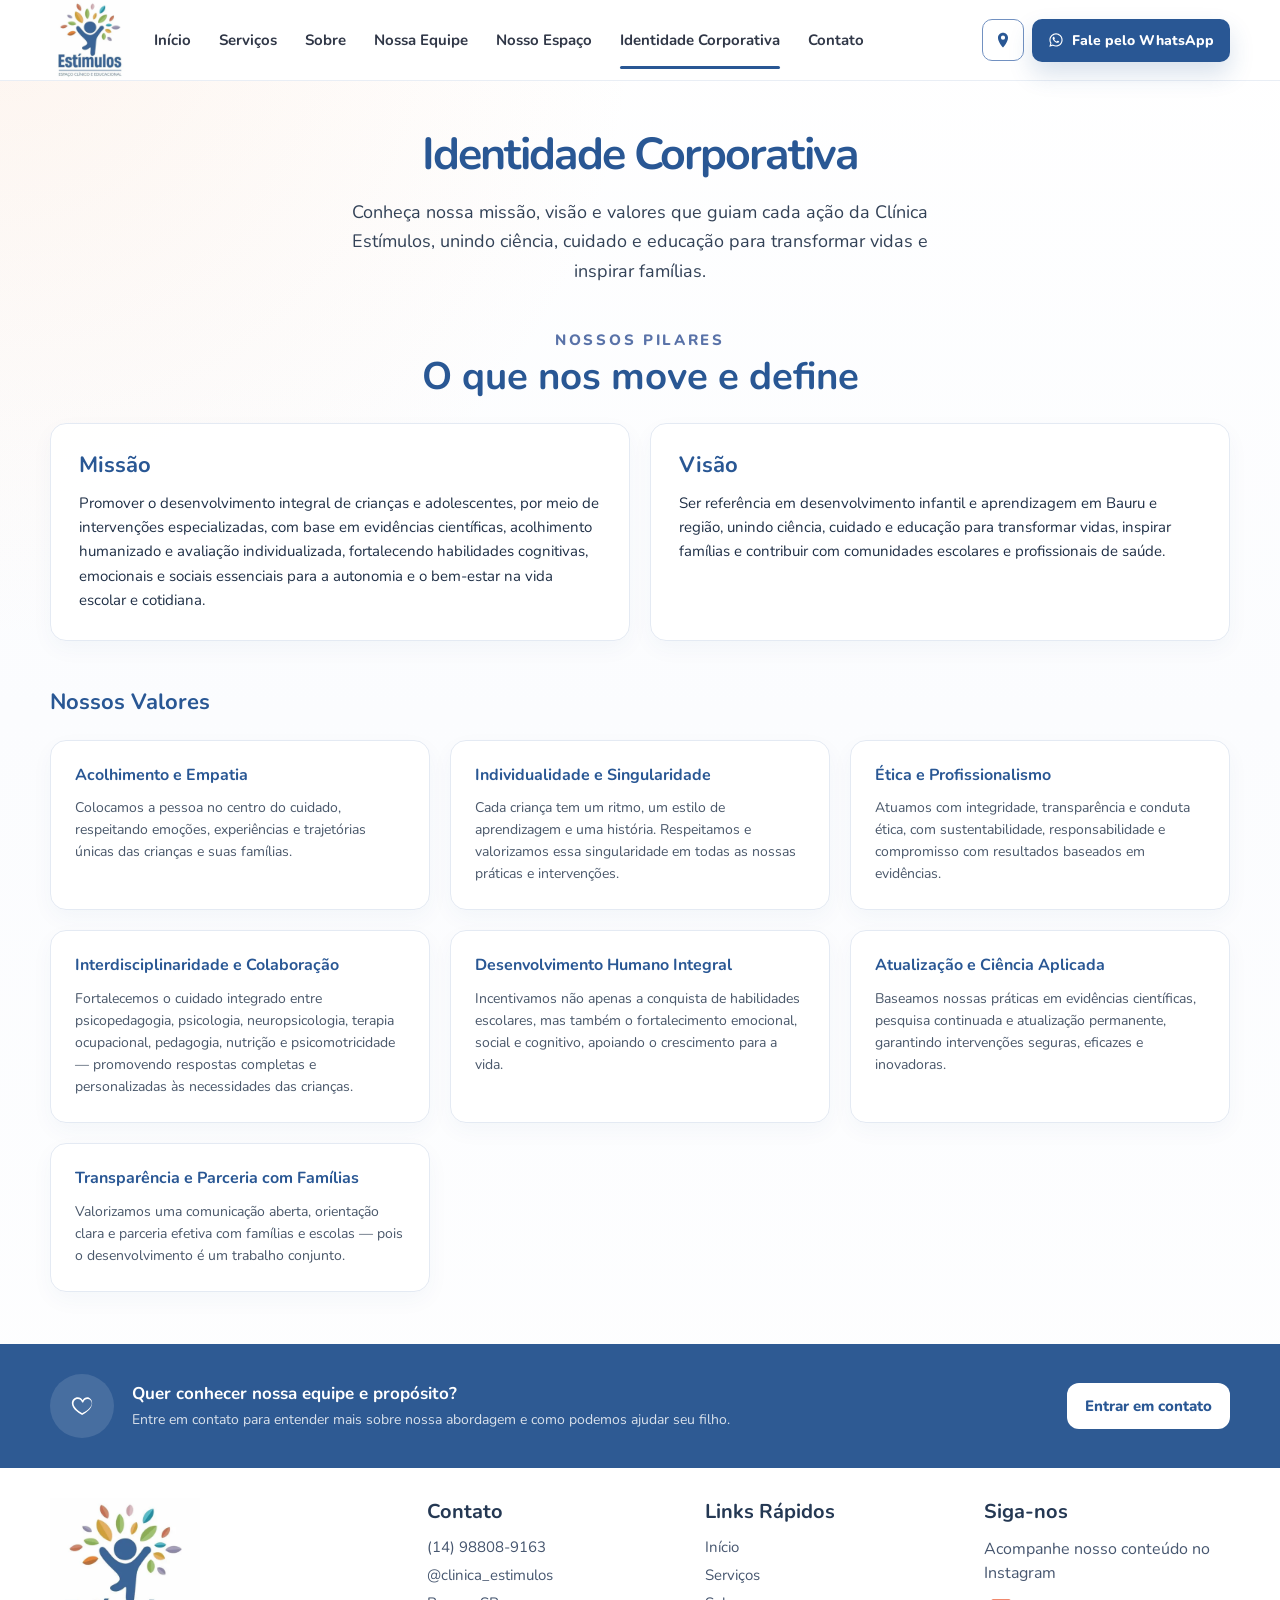
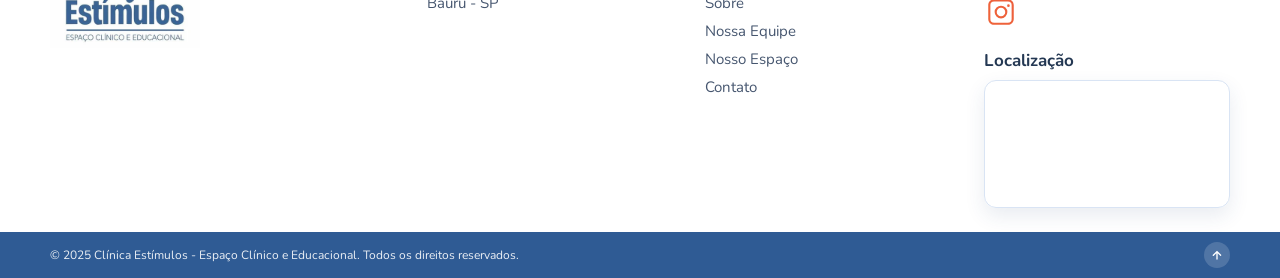
<file: identidade-corporativa.html>
<!DOCTYPE html>
<html lang="pt-BR">
<head>
  <meta charset="UTF-8" />
  <meta name="viewport" content="width=device-width, initial-scale=1.0" />
  <title>Identidade Corporativa | Clínica Estímulos</title>
  <meta name="description" content="Conheça nossa identidade corporativa: missão, visão e valores que guiam o desenvolvimento integral de crianças e adolescentes." />
  <meta name="robots" content="index, follow, max-image-preview:large, max-snippet:-1, max-video-preview:-1" />
  <meta name="author" content="Clínica Estímulos" />
  <meta name="theme-color" content="#2f4f9d" />
  <link rel="canonical" href="/identidade-corporativa.html" />
  <link rel="alternate" href="/identidade-corporativa.html" hreflang="pt-BR" />

  <meta property="og:locale" content="pt_BR" />
  <meta property="og:type" content="website" />
  <meta property="og:site_name" content="Clínica Estímulos" />
  <meta property="og:title" content="Identidade Corporativa | Clínica Estímulos" />
  <meta property="og:description" content="Missão, visão e valores da Clínica Estímulos em Bauru." />
  <meta property="og:url" content="/identidade-corporativa.html" />
  <meta property="og:image" content="/utils/images/logo.png" />

  <meta name="twitter:card" content="summary_large_image" />
  <meta name="twitter:title" content="Identidade Corporativa | Clínica Estímulos" />
  <meta name="twitter:description" content="Conheça os pilares que orientam o cuidado da Clínica Estímulos." />
  <meta name="twitter:image" content="/utils/images/logo.png" />

  <link rel="icon" type="image/png" href="utils/images/logo.png" />
  <link rel="apple-touch-icon" href="utils/images/logo.png" />
  <link rel="preconnect" href="https://fonts.googleapis.com" />
  <link rel="preconnect" href="https://fonts.gstatic.com" crossorigin />
  <link href="https://fonts.googleapis.com/css2?family=Nunito:wght@400;500;600;700;800&display=swap" rel="stylesheet" />
  <link rel="stylesheet" href="css/style.css" />

  <script type="application/ld+json">
    {
      "@context": "https://schema.org",
      "@type": "WebPage",
      "name": "Identidade Corporativa | Clínica Estímulos",
      "description": "Página de missão, visão e valores da Clínica Estímulos.",
      "url": "/identidade-corporativa.html",
      "isPartOf": {
        "@type": "WebSite",
        "name": "Clínica Estímulos",
        "url": "/"
      }
    }
  </script>
</head>
<body id="top">
  <header class="site-header">
    <div class="container nav">
      <a href="index.html#home" class="brand" aria-label="Clínica Estímulos">
        <img src="utils/images/logo.png" alt="Clínica Estímulos" class="logo" />
      </a>
      <button class="nav-toggle" type="button" aria-expanded="false" aria-controls="primary-menu" aria-label="Abrir menu principal">
        <span></span>
        <span></span>
        <span></span>
      </button>
      <nav id="primary-menu" class="main-nav" aria-label="Principal">
        <a href="index.html#home">Início</a>
        <a href="index.html#servicos">Serviços</a>
        <a href="index.html#sobre">Sobre</a>
        <a href="equipe.html">Nossa Equipe</a>
        <a href="nosso-espaco.html">Nosso Espaço</a>
        <a class="active" href="identidade-corporativa.html">Identidade Corporativa</a>
        <a href="index.html#contato">Contato</a>
      </nav>
      <div class="header-actions">
        <a class="header-location-cta" href="https://www.google.com/maps/place/Cl%C3%ADnica+Est%C3%ADmulos+Bauru/data=!4m2!3m1!1s0x0:0x8d284fe6cf229778?sa=X&ved=1t:2428&ictx=111" target="_blank" rel="noreferrer" aria-label="Abrir localização da clínica no Google Maps" title="Localização">
          <svg viewBox="0 0 24 24" role="img" aria-hidden="true"><path d="M12 2.2c-3.7 0-6.7 3-6.7 6.7 0 4.9 5.5 11.8 6.2 12.6a.7.7 0 0 0 1 0c.7-.8 6.2-7.7 6.2-12.6 0-3.7-3-6.7-6.7-6.7Zm0 9.5a2.8 2.8 0 1 1 0-5.6 2.8 2.8 0 0 1 0 5.6Z"/></svg>
        </a>
        <a class="btn-primary header-cta" href="https://wa.me/5514988089163" target="_blank" rel="noreferrer">
          <span class="btn-icon" aria-hidden="true">
            <svg viewBox="0 0 24 24" role="img"><path d="M19.05 4.94A9.86 9.86 0 0 0 12.03 2C6.57 2 2.13 6.44 2.13 11.9c0 1.75.46 3.46 1.34 4.98L2 22l5.28-1.38a9.87 9.87 0 0 0 4.73 1.2h.01c5.45 0 9.89-4.44 9.89-9.9 0-2.64-1.03-5.12-2.86-6.98Zm-7.02 15.2h-.01a8.2 8.2 0 0 1-4.18-1.14l-.3-.18-3.13.82.84-3.05-.2-.31a8.2 8.2 0 0 1-1.26-4.38c0-4.53 3.69-8.22 8.23-8.22 2.2 0 4.26.85 5.81 2.42a8.16 8.16 0 0 1 2.4 5.82c0 4.54-3.69 8.22-8.2 8.22Zm4.5-6.17c-.25-.12-1.49-.74-1.72-.83-.23-.08-.4-.12-.56.12-.17.25-.65.83-.8 1-.15.17-.3.19-.55.06-.25-.12-1.06-.39-2.03-1.26-.75-.67-1.26-1.5-1.4-1.75-.14-.25-.02-.38.1-.5.11-.11.25-.3.37-.44.12-.15.17-.25.25-.42.08-.17.04-.31-.02-.44-.06-.12-.56-1.35-.77-1.84-.2-.49-.4-.42-.56-.43h-.48c-.16 0-.42.06-.64.31-.22.25-.84.82-.84 2s.86 2.31.98 2.47c.12.17 1.69 2.57 4.1 3.6.57.25 1.02.4 1.36.52.57.18 1.08.16 1.49.1.45-.07 1.49-.61 1.7-1.2.21-.59.21-1.09.15-1.2-.06-.11-.23-.17-.48-.29Z" /></svg>
          </span>
          Fale pelo WhatsApp
        </a>
      </div>
    </div>
  </header>

  <main>
    <section class="hero hero-secondary">
      <div class="container hero-grid-secondary">
        <div class="hero-copy-secondary">
          <h1>Identidade Corporativa</h1>
          <p>
            Conheça nossa missão, visão e valores que guiam cada ação da Clínica Estímulos,
            unindo ciência, cuidado e educação para transformar vidas e inspirar famílias.
          </p>
        </div>
      </div>
    </section>

    <section class="corporate-identity section-space">
      <div class="container">
        <div class="section-heading">
          <span>Nossos Pilares</span>
          <h2>O que nos move e define</h2>
        </div>

        <div class="identity-items-wrapper">
          <!-- Missão -->
          <div class="identity-item">
            <h3 class="identity-title">Missão</h3>
            <p class="identity-text">
              Promover o desenvolvimento integral de crianças e adolescentes, por meio de intervenções especializadas, com base em evidências científicas, acolhimento humanizado e avaliação individualizada, fortalecendo habilidades cognitivas, emocionais e sociais essenciais para a autonomia e o bem-estar na vida escolar e cotidiana.
            </p>
          </div>

          <!-- Visão -->
          <div class="identity-item">
            <h3 class="identity-title">Visão</h3>
            <p class="identity-text">
              Ser referência em desenvolvimento infantil e aprendizagem em Bauru e região, unindo ciência, cuidado e educação para transformar vidas, inspirar famílias e contribuir com comunidades escolares e profissionais de saúde.
            </p>
          </div>
        </div>

        <!-- Valores -->
        <div class="identity-section">
          <h3 class="identity-title">Nossos Valores</h3>
          
          <div class="values-grid">
            <article class="value-card">
              <h4>Acolhimento e Empatia</h4>
              <p>Colocamos a pessoa no centro do cuidado, respeitando emoções, experiências e trajetórias únicas das crianças e suas famílias.</p>
            </article>

            <article class="value-card">
              <h4>Individualidade e Singularidade</h4>
              <p>Cada criança tem um ritmo, um estilo de aprendizagem e uma história. Respeitamos e valorizamos essa singularidade em todas as nossas práticas e intervenções.</p>
            </article>

            <article class="value-card">
              <h4>Ética e Profissionalismo</h4>
              <p>Atuamos com integridade, transparência e conduta ética, com sustentabilidade, responsabilidade e compromisso com resultados baseados em evidências.</p>
            </article>

            <article class="value-card">
              <h4>Interdisciplinaridade e Colaboração</h4>
              <p>Fortalecemos o cuidado integrado entre psicopedagogia, psicologia, neuropsicologia, terapia ocupacional, pedagogia, nutrição e psicomotricidade — promovendo respostas completas e personalizadas às necessidades das crianças.</p>
            </article>

            <article class="value-card">
              <h4>Desenvolvimento Humano Integral</h4>
              <p>Incentivamos não apenas a conquista de habilidades escolares, mas também o fortalecimento emocional, social e cognitivo, apoiando o crescimento para a vida.</p>
            </article>

            <article class="value-card">
              <h4>Atualização e Ciência Aplicada</h4>
              <p>Baseamos nossas práticas em evidências científicas, pesquisa continuada e atualização permanente, garantindo intervenções seguras, eficazes e inovadoras.</p>
            </article>

            <article class="value-card">
              <h4>Transparência e Parceria com Famílias</h4>
              <p>Valorizamos uma comunicação aberta, orientação clara e parceria efetiva com famílias e escolas — pois o desenvolvimento é um trabalho conjunto.</p>
            </article>
          </div>
        </div>
      </div>
    </section>

    <section class="info-band">
      <div class="container info-band-inner">
        <div class="info-copy">
          <div class="heart-icon" aria-hidden="true"><svg viewBox="0 0 64 64" role="img"><path d="M45.3 10.7c-5 0-9.3 2.8-11.8 7-2.5-4.2-6.8-7-11.8-7C13.5 10.7 7 17.2 7 25.3c0 15.7 23.5 28 24.5 28.5a2 2 0 0 0 1.8 0C34.3 53.3 57 41 57 25.3c0-8.1-6.5-14.6-11.7-14.6Zm-12.9 39C26.9 46.5 11 36.3 11 25.3c0-5.9 4.8-10.7 10.7-10.7 4.4 0 8.4 3 10 7.4a2 2 0 0 0 3.8 0c1.6-4.4 5.6-7.4 10-7.4 5.9 0 10.7 4.8 10.7 10.7 0 11-16.4 21.3-23.8 24.4Z" /></svg></div>
          <div>
            <h2>Quer conhecer nossa equipe e propósito?</h2>
            <p>Entre em contato para entender mais sobre nossa abordagem e como podemos ajudar seu filho.</p>
          </div>
        </div>
        <a href="https://wa.me/5514988089163" class="info-link" target="_blank" rel="noreferrer">Entrar em contato</a>
      </div>
    </section>
  </main>

  <footer id="contato" class="site-footer">
    <div class="container footer-grid">
      <div class="footer-brand"><img src="utils/images/logo.png" alt="Clínica Estímulos" class="logo footer-logo" /></div>
      <div><h3>Contato</h3><ul class="footer-list"><li>(14) 98808-9163</li><li>@clinica_estimulos</li><li>Bauru - SP</li></ul></div>
      <div><h3>Links Rápidos</h3><ul class="footer-list footer-links"><li><a href="index.html#home">Início</a></li><li><a href="index.html#servicos">Serviços</a></li><li><a href="index.html#sobre">Sobre</a></li><li><a href="equipe.html">Nossa Equipe</a></li><li><a href="nosso-espaco.html">Nosso Espaço</a></li><li><a href="index.html#contato">Contato</a></li></ul></div>
      <div>
        <h3>Siga-nos</h3>
        <p class="social-copy">Acompanhe nosso conteúdo no Instagram</p>
        <a href="https://www.instagram.com/clinica_estimulos" target="_blank" rel="noreferrer" class="social-link" aria-label="Instagram da Clínica Estímulos">
          <svg viewBox="0 0 64 64" role="img"><defs><linearGradient id="insta" x1="0" y1="64" x2="64" y2="0"><stop offset="0" stop-color="#feda75" /><stop offset="0.4" stop-color="#fa7e1e" /><stop offset="0.7" stop-color="#d62976" /><stop offset="1" stop-color="#4f5bd5" /></linearGradient></defs><path fill="url(#insta)" d="M19 8h26c6.1 0 11 4.9 11 11v26c0 6.1-4.9 11-11 11H19C12.9 56 8 51.1 8 45V19C8 12.9 12.9 8 19 8Zm0 4a7 7 0 0 0-7 7v26a7 7 0 0 0 7 7h26a7 7 0 0 0 7-7V19a7 7 0 0 0-7-7H19Zm27 5.5a2.5 2.5 0 1 1 0 5 2.5 2.5 0 0 1 0-5ZM32 20a12 12 0 1 1 0 24 12 12 0 0 1 0-24Zm0 4a8 8 0 1 0 0 16 8 8 0 0 0 0-16Z" /></svg>
        </a>
        <div class="footer-map-wrap">
          <h3>Localização</h3>
          <div class="footer-map-thumb">
            <iframe src="https://www.google.com/maps?q=Cl%C3%ADnica%20Est%C3%ADmulos%20Bauru&output=embed" loading="lazy" referrerpolicy="no-referrer-when-downgrade" title="Mapa da Clínica Estímulos"></iframe>
            <a href="https://www.google.com/maps/place/Cl%C3%ADnica+Est%C3%ADmulos+Bauru/data=!4m2!3m1!1s0x0:0x8d284fe6cf229778?sa=X&ved=1t:2428&ictx=111" target="_blank" rel="noreferrer" aria-label="Abrir localização da Clínica Estímulos no Google Maps"></a>
          </div>
        </div>
      </div>
    </div>
    <div class="footer-bottom">
      <div class="container footer-bottom-inner">
        <p>© 2025 Clínica Estímulos - Espaço Clínico e Educacional. Todos os direitos reservados.</p>
        <a href="#top" class="back-to-top" aria-label="Voltar ao topo"><svg viewBox="0 0 24 24" role="img"><path d="M12 5.5 5.8 11.7a1 1 0 1 0 1.4 1.4l3.8-3.8V18a1 1 0 1 0 2 0V9.3l3.8 3.8a1 1 0 0 0 1.4-1.4L12 5.5Z" /></svg></a>
      </div>
    </div>
  </footer>

  <script src="js/script.js"></script>
</body>
</html>
</file>
<file: css/style.css>
:root {
  --blue: #295794;
  --blue-dark: #1d3f73;
  --blue-soft: #edf4ff;
  --text: #1f2f46;
  --muted: #516074;
  --line: #e4eaf3;
  --surface: #ffffff;
  --band: #2e5a93;
  --shadow: 0 18px 40px rgba(37, 75, 122, 0.09);
}

* {
  margin: 0;
  padding: 0;
  box-sizing: border-box;
}

html {
  scroll-behavior: smooth;
  overflow-x: hidden;
}

body {
  font-family: "Nunito", sans-serif;
  color: var(--text);
  max-width: 100%;
  overflow-x: hidden;
  background:
    radial-gradient(circle at top left, rgba(248, 206, 176, 0.2), transparent 28%),
    linear-gradient(180deg, #ffffff 0%, #fbfcfe 38%, #ffffff 100%);
}

img {
  max-width: 100%;
  display: block;
}

a {
  color: inherit;
  text-decoration: none;
}

.container {
  width: min(1180px, calc(100% - 32px));
  margin: 0 auto;
}

.section-space {
  padding: 24px 0 52px;
}

.site-header {
  position: sticky;
  top: 0;
  z-index: 20;
  background: rgba(255, 255, 255, 0.95);
  backdrop-filter: blur(10px);
  border-bottom: 1px solid rgba(228, 234, 243, 0.8);
  transition: box-shadow 0.25s ease;
}

.site-header.is-floating {
  box-shadow: 0 4px 20px rgba(37, 75, 122, 0.12);
}

section[id] {
  scroll-margin-top: 92px;
}

.nav {
  min-height: 76px;
  display: flex;
  align-items: center;
  justify-content: space-between;
  gap: 24px;
}

.brand {
  flex: 0 0 auto;
}

.logo {
  width: 80px;
}

.nav-toggle {
  display: none;
  width: 42px;
  height: 42px;
  border: 1px solid #c5d5ec;
  border-radius: 10px;
  background: #fff;
  align-items: center;
  justify-content: center;
  flex-direction: column;
  gap: 5px;
  cursor: pointer;
}

.nav-toggle span {
  width: 18px;
  height: 2px;
  border-radius: 999px;
  background: var(--blue);
  transition: transform 0.2s ease, opacity 0.2s ease;
}

.site-header.menu-open .nav-toggle span:nth-child(1) {
  transform: translateY(7px) rotate(45deg);
}

.site-header.menu-open .nav-toggle span:nth-child(2) {
  opacity: 0;
}

.site-header.menu-open .nav-toggle span:nth-child(3) {
  transform: translateY(-7px) rotate(-45deg);
}

.main-nav {
  display: flex;
  align-items: center;
  flex-wrap: nowrap;
  justify-content: center;
  gap: 28px;
  font-size: 15px;
  font-weight: 700;
  color: #303747;
}

.main-nav a {
  position: relative;
  padding: 8px 0;
}

.header-location-cta {
  width: 42px;
  height: 42px;
  border-radius: 10px;
  border: 1.5px solid #7291c1;
  background: #fff;
  color: var(--blue);
  display: inline-flex;
  align-items: center;
  justify-content: center;
  transition: transform 0.2s ease, box-shadow 0.2s ease, background 0.2s ease;
}

.header-location-cta:hover {
  transform: translateY(-1px);
  box-shadow: 0 8px 18px rgba(41, 87, 148, 0.18);
}

.header-location-cta svg {
  width: 18px;
  height: 18px;
  fill: currentColor;
}

.main-nav a.active::after,
.main-nav a:hover::after {
  content: "";
  position: absolute;
  left: 0;
  right: 0;
  bottom: -11px;
  height: 3px;
  border-radius: 999px;
  background: var(--blue);
}

.btn-primary,
.btn-secondary,
.info-link {
  display: inline-flex;
  align-items: center;
  justify-content: center;
  gap: 8px;
  min-height: 46px;
  border-radius: 12px;
  padding: 12px 18px;
  font-size: 15px;
  font-weight: 800;
  transition: transform 0.2s ease, box-shadow 0.2s ease, background 0.2s ease;
}

.btn-primary:hover,
.btn-secondary:hover,
.info-link:hover {
  transform: translateY(-1px);
}

.btn-primary {
  background: var(--blue);
  color: #fff;
  box-shadow: 0 12px 24px rgba(41, 87, 148, 0.18);
}

.btn-secondary {
  border: 1.5px solid #7291c1;
  color: var(--blue);
  background: #fff;
}

.header-cta {
  padding-inline: 16px;
  min-height: 42px;
  font-size: 14px;
  border-radius: 10px;
  white-space: nowrap;
}

.header-actions {
  margin-left: auto;
  display: inline-flex;
  align-items: center;
  gap: 8px;
}

.btn-icon {
  width: 16px;
  height: 16px;
  display: inline-flex;
}

.btn-icon svg {
  width: 100%;
  height: 100%;
  fill: currentColor;
}

.hero {
  padding: 42px 0 26px;
}

.hero-grid {
  display: grid;
  grid-template-columns: minmax(0, 1fr) minmax(380px, 0.97fr);
  gap: 34px;
  align-items: center;
}

.hero-copy {
  padding: 20px 0 0 12px;
}

.hero-copy h1 {
  max-width: 560px;
  font-size: clamp(3rem, 4vw, 4.25rem);
  line-height: 0.98;
  color: var(--blue);
  letter-spacing: -0.045em;
  margin-bottom: 24px;
}

.hero-copy p {
  max-width: 505px;
  font-size: 18px;
  line-height: 1.65;
  color: #334257;
}

.hero-actions {
  display: flex;
  flex-wrap: wrap;
  gap: 14px;
  margin-top: 26px;
}

.btn-whatsapp {
  padding-inline: 16px 20px;
}

.hero-visual {
  position: relative;
  min-height: 520px;
  overflow: hidden;
  border-radius: 0 0 0 80px;
  background:
    radial-gradient(circle at 20% 26%, rgba(255, 197, 156, 0.45), transparent 18%),
    linear-gradient(135deg, #fff 10%, #f6ede6 100%);
}

.hero-photo {
  position: absolute;
  inset: 24px 76px 0 0;
  width: calc(100% - 76px);
  height: calc(100% - 24px);
  object-fit: cover;
  object-position: center;
  border-radius: 0 0 0 48px;
}

.leaf {
  position: absolute;
  right: 0;
  border-radius: 100% 0 100% 0;
  opacity: 0.95;
}

.leaf-1 { top: 52px; right: 76px; width: 44px; height: 72px; background: #dbadc5; transform: rotate(-12deg); }
.leaf-2 { top: 44px; right: 8px; width: 54px; height: 92px; background: #9ccc64; transform: rotate(34deg); }
.leaf-3 { top: 128px; right: 88px; width: 70px; height: 132px; background: #a6d576; transform: rotate(12deg); }
.leaf-4 { top: 112px; right: 32px; width: 54px; height: 112px; background: #f5cb62; transform: rotate(10deg); }
.leaf-5 { top: 152px; right: -6px; width: 54px; height: 96px; background: #77bdd8; transform: rotate(50deg); }
.leaf-6 { top: 228px; right: 36px; width: 72px; height: 112px; background: #f2a06f; transform: rotate(82deg); }
.leaf-7 { top: 298px; right: 92px; width: 60px; height: 108px; background: #c7d66c; transform: rotate(126deg); }
.leaf-8 { top: 316px; right: 6px; width: 46px; height: 76px; background: #93c9df; transform: rotate(128deg); }
.leaf-9 { top: 406px; right: 40px; width: 34px; height: 56px; background: #f1c879; transform: rotate(126deg); }

.section-heading {
  text-align: center;
  margin-bottom: 26px;
}

.section-heading span,
.about-copy > span {
  display: inline-block;
  margin-bottom: 6px;
  font-size: 15px;
  font-weight: 800;
  text-transform: uppercase;
  letter-spacing: 0.18em;
  color: #5972a8;
}

.section-heading h2,
.about-copy h2 {
  font-size: clamp(2rem, 3vw, 3rem);
  line-height: 1.08;
  color: var(--blue);
}

.services-grid {
  display: grid;
  grid-template-columns: repeat(4, minmax(0, 1fr));
  gap: 12px;
}

.service-card {
  background: rgba(255, 255, 255, 0.92);
  border: 1px solid var(--line);
  border-radius: 16px;
  padding: 22px 18px 16px;
  text-align: center;
  box-shadow: 0 8px 22px rgba(36, 69, 116, 0.04);
}

.service-icon {
  width: 76px;
  height: 76px;
  margin: 0 auto 16px;
  display: grid;
  place-items: center;
  border-radius: 999px;
}

.service-icon svg,
.feature-icon svg,
.heart-icon svg,
.back-to-top svg,
.social-link svg {
  width: 38px;
  height: 38px;
  fill: currentColor;
}

.service-card h3 {
  min-height: 54px;
  font-size: 15px;
  line-height: 1.2;
  color: var(--blue);
  margin-bottom: 8px;
}

.service-card p {
  font-size: 13px;
  line-height: 1.45;
  color: #49576a;
}

.blue { background: #deecff; color: #3869ad; }
.green { background: #e7f4cf; color: #568749; }
.lilac { background: #ede7fa; color: #61589c; }
.yellow { background: #fff1cb; color: #d38d1c; }
.peach { background: #ffe6dc; color: #cb7b54; }
.mint { background: #ddf4e5; color: #4d9065; }
.coral { background: #ffebe1; color: #da5f3b; }
.sky { background: #e3efff; color: #4e7cc8; }
.pink { background: #fde4f4; color: #b94b8a; }

.about {
  background: linear-gradient(180deg, #faf8f5 0%, #ffffff 100%);
  padding: 18px 0 0;
}

.about-grid {
  display: grid;
  grid-template-columns: minmax(0, 0.88fr) minmax(0, 1.12fr);
  align-items: center;
}

.about-image-wrap {
  position: relative;
  min-height: 420px;
  overflow: hidden;
  border-radius: 26px;
}

.about-image,
.about-video {
  width: 100%;
  height: 100%;
  min-height: 420px;
  object-fit: cover;
}

.about-carousel {
  isolation: isolate;
}

.about-carousel-slide {
  position: absolute;
  inset: 0;
  margin: 0;
  opacity: 0;
  visibility: hidden;
  transition: opacity 0.35s ease;
}

.about-carousel-slide.active {
  opacity: 1;
  visibility: visible;
}

.about-media-dots {
  position: absolute;
  left: 50%;
  bottom: 16px;
  transform: translateX(-50%);
  z-index: 3;
  display: flex;
  align-items: center;
  gap: 8px;
}

.about-media-dot {
  width: 10px;
  height: 10px;
  border: 0;
  border-radius: 999px;
  background: rgba(255, 255, 255, 0.5);
  box-shadow: 0 4px 10px rgba(18, 37, 63, 0.18);
  cursor: pointer;
}

.about-media-dot.active {
  background: #fff;
}

.about-media-nav {
  position: absolute;
  top: 50%;
  z-index: 3;
  width: 44px;
  height: 44px;
  border: 0;
  border-radius: 999px;
  display: grid;
  place-items: center;
  color: #244a7a;
  background: rgba(255, 255, 255, 0.9);
  box-shadow: 0 12px 24px rgba(8, 22, 44, 0.18);
  transform: translateY(-50%);
  cursor: pointer;
  transition: background 0.2s ease, transform 0.2s ease, opacity 0.2s ease;
}

.about-media-nav:hover {
  background: #fff;
}

.about-media-nav:active {
  transform: translateY(-50%) scale(0.97);
}

.about-media-nav[hidden] {
  opacity: 0;
  pointer-events: none;
}

.about-media-nav svg {
  width: 18px;
  height: 18px;
}

.about-media-prev {
  left: 16px;
}

.about-media-next {
  right: 16px;
}

.about-video-thumb {
  position: relative;
  width: 100%;
  height: 100%;
  min-height: 420px;
  border: 0;
  padding: 0;
  background: #09172b;
  cursor: pointer;
}

.about-video-poster {
  opacity: 0.9;
}

.about-video-thumb-overlay {
  position: absolute;
  inset: 0;
  display: grid;
  place-content: center;
  gap: 14px;
  justify-items: center;
  background: linear-gradient(180deg, rgba(8, 19, 37, 0.08) 0%, rgba(8, 19, 37, 0.5) 100%);
  color: #fff;
}

.about-video-play-icon {
  width: 72px;
  height: 72px;
  border-radius: 999px;
  background: rgba(255, 255, 255, 0.92);
  box-shadow: 0 14px 28px rgba(8, 22, 44, 0.24);
  position: relative;
}

.about-video-play-icon::before {
  content: '';
  position: absolute;
  top: 50%;
  left: 50%;
  transform: translate(-38%, -50%);
  border-top: 12px solid transparent;
  border-bottom: 12px solid transparent;
  border-left: 18px solid #244a7a;
}

.about-video-thumb-label {
  padding: 8px 14px;
  border-radius: 999px;
  background: rgba(255, 255, 255, 0.18);
  backdrop-filter: blur(6px);
  font-weight: 700;
}

.about-copy {
  padding: 36px 10px 34px 38px;
}

.about-copy p {
  max-width: 600px;
  font-size: 17px;
  line-height: 1.6;
  color: var(--muted);
  margin-top: 16px;
}

.feature-grid {
  display: grid;
  grid-template-columns: repeat(3, minmax(220px, 1fr));
  gap: 16px;
  margin-top: 28px;
}

.feature-card {
  display: grid;
  grid-template-columns: 48px minmax(0, 1fr);
  align-items: start;
  gap: 12px;
  border: 1px solid transparent;
  border-radius: 16px;
  padding: 16px 18px;
  min-height: 128px;
  cursor: pointer;
  transition: border-color 0.2s ease, box-shadow 0.2s ease, background 0.2s ease;
}

.feature-card > div:last-child {
  min-width: 0;
}

.feature-card:hover {
  border-color: #d8e6f8;
  background: rgba(255, 255, 255, 0.7);
}

.feature-card:focus-visible {
  outline: 2px solid #5f8fcb;
  outline-offset: 2px;
}

.feature-card.active {
  border-color: #c6dbf5;
  background: #fff;
  box-shadow: 0 14px 28px rgba(24, 70, 124, 0.08);
}

.feature-icon,
.heart-icon,
.back-to-top {
  flex: 0 0 auto;
  width: 48px;
  height: 48px;
  display: grid;
  place-items: center;
  border-radius: 999px;
}

.feature-icon svg,
.heart-icon svg,
.back-to-top svg {
  width: 26px;
  height: 26px;
}

.blue-soft { background: #edf4ff; color: #547fbc; }
.green-soft { background: #e7f4eb; color: #5f9e71; }
.lilac-soft { background: #f1ebff; color: #836bbd; }

.feature-card h3 {
  font-size: 18px;
  line-height: 1.3;
  color: #274f88;
  margin-bottom: 8px;
  overflow-wrap: anywhere;
}

.feature-card p {
  font-size: 13px;
  line-height: 1.55;
  color: #637286;
  margin: 0;
  overflow-wrap: anywhere;
}

.no-break {
  white-space: nowrap;
}

.reviews {
  background: transparent;
  border-top: 0;
  border-bottom: 0;
}

.about-topic-panels {
  margin-top: 18px;
  border-top: 1px solid #e4ecf7;
  padding-top: 16px;
}

.about-topic-panel {
  display: none;
  animation: aboutPanelFade 0.2s ease;
}

.about-topic-panel.active {
  display: block;
}

.about-topic-panel h3 {
  font-size: 20px;
  color: #204a7e;
  line-height: 1.25;
  margin-bottom: 10px;
}

.about-topic-panel p {
  margin-top: 0;
  margin-bottom: 10px;
  max-width: 62ch;
  font-size: 15px;
  line-height: 1.6;
  color: #4e6178;
}

.about-topic-list,
.about-case-list {
  margin: 0;
  padding-left: 18px;
}

.about-topic-list li,
.about-case-list li {
  color: #4e6178;
  line-height: 1.5;
  margin-bottom: 6px;
}

.about-case-trigger {
  margin-top: 12px;
  border: 0;
  border-radius: 999px;
  background: #204a7e;
  color: #fff;
  padding: 10px 16px;
  font-weight: 700;
  cursor: pointer;
}

.about-case-trigger:hover {
  background: #163f70;
}

.about-case-modal {
  position: fixed;
  inset: 0;
  z-index: 200;
  display: grid;
  place-items: center;
  padding: 18px;
}

.about-case-modal[hidden] {
  display: none !important;
}

.about-video-modal {
  position: fixed;
  inset: 0;
  z-index: 220;
  display: grid;
  place-items: center;
  padding: 18px;
}

.about-video-modal[hidden] {
  display: none !important;
}

.about-case-backdrop {
  position: absolute;
  inset: 0;
  background: rgba(12, 20, 36, 0.55);
}

.about-case-dialog {
  position: relative;
  width: min(760px, calc(100vw - 28px));
  max-height: calc(100vh - 36px);
  overflow-y: auto;
  border-radius: 20px;
  background: #fff;
  padding: 24px 22px;
  box-shadow: 0 24px 48px rgba(8, 22, 44, 0.28);
}

.about-case-close {
  border: 1px solid #d6e2f2;
  background: #f5f9ff;
  color: #274f88;
  border-radius: 10px;
  padding: 6px 10px;
  font-weight: 700;
  cursor: pointer;
  margin-left: auto;
  display: block;
}

.about-case-dialog h3 {
  color: #22456f;
  line-height: 1.28;
  margin: 14px 0 10px;
}

.about-case-dialog h4 {
  color: #2d5688;
  margin: 14px 0 8px;
}

.about-case-dialog p {
  color: #4e6178;
  font-size: 15px;
  line-height: 1.6;
  margin: 0 0 10px;
}

.about-case-cta {
  margin-top: 10px;
  width: max-content;
}

.about-video-dialog {
  position: relative;
  width: min(980px, calc(100vw - 28px));
  max-height: calc(100vh - 36px);
  overflow-y: auto;
  border-radius: 20px;
  background: #fff;
  padding: 20px 20px 24px;
  box-shadow: 0 24px 48px rgba(8, 22, 44, 0.28);
}

.about-video-dialog h3 {
  color: #22456f;
  line-height: 1.28;
  margin: 14px 0 12px;
}

.about-video-full {
  width: 100%;
  height: auto;
  max-height: calc(100vh - 180px);
  border-radius: 14px;
  background: #000;
}

body.about-case-open {
  overflow: hidden;
}

@keyframes aboutPanelFade {
  from {
    opacity: 0;
    transform: translateY(3px);
  }
  to {
    opacity: 1;
    transform: translateY(0);
  }
}

.info-band {
  background: var(--band);
  color: #fff;
}

.info-band-inner {
  min-height: 124px;
  display: flex;
  align-items: center;
  justify-content: space-between;
  gap: 24px;
  padding: 22px 0;
}

.info-copy {
  display: flex;
  align-items: center;
  gap: 18px;
}

.heart-icon {
  background: rgba(255, 255, 255, 0.12);
  color: #fff;
  width: 64px;
  height: 64px;
}

.info-copy h2 {
  font-size: 17px;
  line-height: 1.35;
  margin-bottom: 4px;
}

.info-copy p {
  color: rgba(255, 255, 255, 0.82);
  font-size: 14px;
}

.info-link {
  background: #fff;
  color: var(--blue);
  min-width: 112px;
}

.site-footer {
  background: #fff;
}

.footer-grid {
  display: grid;
  grid-template-columns: 1.4fr 1fr 1fr 1fr;
  gap: 32px;
  padding: 30px 0 24px;
  align-items: start;
}

.footer-logo {
  width: 150px;
}

.site-footer h3 {
  font-size: 20px;
  color: #243853;
  margin-bottom: 12px;
}

.footer-list {
  list-style: none;
  display: grid;
  gap: 8px;
  color: #46566f;
  font-size: 15px;
}

.footer-links a:hover {
  color: var(--blue);
}

.social-copy {
  color: #46566f;
  line-height: 1.5;
  margin-bottom: 10px;
}

.footer-map-wrap {
  margin-top: 14px;
}

.footer-map-wrap h3 {
  font-size: 17px;
  margin-bottom: 8px;
}

.footer-map-thumb {
  position: relative;
  border: 1px solid #d9e4f4;
  border-radius: 12px;
  overflow: hidden;
  box-shadow: 0 8px 20px rgba(36, 69, 116, 0.1);
}

.footer-map-thumb iframe {
  width: 100%;
  height: 126px;
  border: 0;
  display: block;
}

.footer-map-thumb a {
  position: absolute;
  inset: 0;
  z-index: 1;
}

.social-link {
  display: inline-flex;
  width: 34px;
  height: 34px;
}

.social-link svg {
  width: 100%;
  height: 100%;
}

.footer-bottom {
  background: #2f5b94;
  color: rgba(255, 255, 255, 0.9);
}

.footer-bottom-inner {
  min-height: 46px;
  display: flex;
  align-items: center;
  justify-content: space-between;
  gap: 20px;
  font-size: 12px;
  text-align: center;
}

.back-to-top {
  background: rgba(255, 255, 255, 0.16);
  color: #fff;
  width: 26px;
  height: 26px;
}

.back-to-top svg {
  width: 16px;
  height: 16px;
}

@media (max-width: 1180px) {
  .main-nav {
    gap: 14px 18px;
    font-size: 14px;
  }

  .services-grid {
    grid-template-columns: repeat(3, minmax(0, 1fr));
  }
}

@media (max-width: 1100px) {
  .nav {
    position: relative;
    flex-wrap: nowrap;
    justify-content: space-between;
    padding: 14px 0;
    gap: 12px;
    min-height: 72px;
  }

  .nav-toggle {
    display: inline-flex;
  }

  .header-cta {
    display: none;
  }

  .header-location-cta {
    display: none;
  }

  .header-actions {
    display: none;
  }

  .main-nav {
    display: none;
    position: absolute;
    top: calc(100% + 8px);
    left: 0;
    right: 0;
    width: 100%;
    margin-top: 0;
    padding: 8px;
    border: 1px solid var(--line);
    border-radius: 12px;
    background: #fff;
    box-shadow: 0 12px 30px rgba(26, 56, 94, 0.08);
    flex-direction: column;
    align-items: stretch;
    gap: 4px;
    z-index: 25;
  }

  .site-header.menu-open .main-nav {
    display: flex;
  }

  .main-nav a {
    width: 100%;
    border-radius: 8px;
    padding: 10px 12px;
  }

  .main-nav a.active,
  .main-nav a:hover {
    background: #f0f5fd;
  }

  .main-nav a.active::after,
  .main-nav a:hover::after {
    display: none;
  }

  section[id] {
    scroll-margin-top: 84px;
  }
}

@media (max-width: 980px) {
  .hero-grid,
  .about-grid,
  .footer-grid {
    grid-template-columns: 1fr;
  }

  .feature-grid {
    gap: 12px;
    margin-bottom: 14px;
  }

  .feature-card {
    flex-direction: column;
    align-items: center;
    text-align: center;
    gap: 10px;
    border: 1px solid var(--line);
    border-radius: 16px;
    background: rgba(255, 255, 255, 0.95);
    box-shadow: 0 8px 22px rgba(36, 69, 116, 0.04);
    padding: 16px 14px;
  }

  .about-topic-panels {
    margin-top: 12px;
    padding-top: 14px;
  }

  .about-media-dots {
    bottom: 12px;
  }

  .about-media-nav {
    width: 40px;
    height: 40px;
  }

  .about-media-prev {
    left: 12px;
  }

  .about-media-next {
    right: 12px;
  }

  .about-topic-panel {
    text-align: left;
  }

  .about-case-dialog {
    width: min(700px, calc(100vw - 20px));
    max-height: calc(100vh - 24px);
    padding: 20px 16px;
  }

  .about-video-dialog {
    width: min(720px, calc(100vw - 20px));
    max-height: calc(100vh - 24px);
    padding: 18px 14px 20px;
  }

  .feature-icon {
    width: 52px;
    height: 52px;
  }

  .feature-card h3 {
    margin-bottom: 4px;
  }

  .footer-grid {
    gap: 22px;
    padding: 24px 0 20px;
    text-align: center;
  }

  .footer-grid > div,
  .footer-brand {
    display: grid;
    justify-items: center;
  }

  .footer-list {
    justify-items: center;
  }

  .hero-copy,
  .about-copy {
    padding: 0;
  }

  .hero-visual {
    min-height: 460px;
  }

  .hero-photo {
    inset: 16px 54px 0 0;
    width: calc(100% - 54px);
    height: calc(100% - 16px);
  }

  .feature-grid {
    grid-template-columns: 1fr;
  }

  .info-band-inner,
  .info-copy,
  .footer-bottom-inner {
    flex-direction: column;
    text-align: center;
  }
}

@media (max-width: 720px) {
  .container {
    width: min(100% - 24px, 1180px);
  }

  .logo,
  .footer-logo {
    width: 124px;
  }

  .hero {
    padding-top: 28px;
  }

  .hero-copy h1 {
    font-size: 2.7rem;
  }

  .hero-copy p {
    font-size: 16px;
  }

  .hero-visual {
    min-height: 360px;
    border-radius: 28px;
  }

  .hero-photo {
    inset: 10px 42px 0 0;
    width: calc(100% - 42px);
    border-radius: 28px 0 0 28px;
  }

  .services-grid {
    grid-template-columns: repeat(2, minmax(0, 1fr));
  }

  .about-image,
  .about-image-wrap {
    min-height: 280px;
  }

}

@media (max-width: 520px) {
  .main-nav {
    font-size: 13px;
  }

  .header-cta {
    width: 100%;
  }

  .hero-actions {
    display: grid;
  }

  .services-grid {
    grid-template-columns: 1fr;
  }

  .hero-visual {
    min-height: 310px;
  }

  .service-card h3 {
    min-height: auto;
  }

  .site-footer h3 {
    font-size: 18px;
  }

  .footer-list {
    font-size: 14px;
    gap: 6px;
  }

  .social-copy {
    font-size: 14px;
  }

  .footer-bottom-inner {
    gap: 10px;
    font-size: 11px;
    line-height: 1.5;
  }

  .footer-bottom-inner p {
    max-width: 300px;
  }
}

/* Team Page Styles */
.hero-secondary {
  padding: 52px 0 42px;
}

.hero-grid-secondary {
  display: flex;
  align-items: center;
  justify-content: center;
  text-align: center;
}

.hero-copy-secondary {
  max-width: 720px;
}

.hero-copy-secondary h1 {
  font-size: clamp(2.5rem, 3.5vw, 3.5rem);
  line-height: 1;
  color: var(--blue);
  letter-spacing: -0.045em;
  margin-bottom: 20px;
}

.hero-copy-secondary p {
  font-size: 18px;
  line-height: 1.65;
  color: #334257;
  max-width: 600px;
}

.team {
  background: linear-gradient(180deg, #ffffff 0%, #fbfcfe 100%);
}

.team-grid {
  display: grid;
  grid-template-columns: repeat(4, minmax(0, 1fr));
  gap: 20px;
}

.team-card {
  background: rgba(255, 255, 255, 0.95);
  border: 1px solid var(--line);
  border-radius: 16px;
  padding: 22px;
  transition: all 0.3s ease;
  box-shadow: 0 8px 22px rgba(36, 69, 116, 0.04);
  display: flex;
  flex-direction: column;
}

.team-card:hover {
  transform: translateY(-4px);
  box-shadow: 0 12px 32px rgba(36, 69, 116, 0.12);
}

.team-card-header {
  display: flex;
  align-items: flex-start;
  gap: 14px;
  margin-bottom: 16px;
}

.team-avatar {
  flex: 0 0 84px;
  width: 84px;
  height: 84px;
  border-radius: 14px;
  overflow: hidden;
  border: 0;
  padding: 0;
  background: #e8eef8;
  cursor: zoom-in;
  box-shadow: 0 10px 22px rgba(36, 69, 116, 0.12);
  transition: transform 0.25s ease, box-shadow 0.25s ease;
}

.team-avatar img {
  width: 100%;
  height: 100%;
  object-fit: cover;
  object-position: center top;
  display: block;
  transition: transform 0.3s ease, filter 0.3s ease;
}

.team-avatar img .team-avatar-photo-nayara {
  object-position: 50% 30%;
}

.team-avatar:hover,
.team-avatar:focus-visible {
  transform: translateY(-2px);
  box-shadow: 0 14px 28px rgba(36, 69, 116, 0.16);
}

.team-avatar:hover img,
.team-avatar:focus-visible img {
  transform: scale(1.04);
  filter: saturate(1.04) contrast(1.03);
}

.team-avatar:focus-visible {
  outline: 3px solid #84a7dd;
  outline-offset: 3px;
}

.team-avatar-placeholder {
  display: grid;
  place-items: center;
  background: linear-gradient(135deg, #dbe7fb 0%, #a8c2ea 100%);
  color: var(--blue);
  cursor: default;
}

.team-avatar-placeholder span {
  font-size: 24px;
  font-weight: 800;
  letter-spacing: 0.08em;
}

.team-info-header {
  flex: 1;
  display: flex;
  flex-direction: column;
  justify-content: center;
}

.team-card h3 {
  font-size: 16px;
  font-weight: 700;
  color: var(--blue);
  margin: 0;
  line-height: 1.2;
}

.team-specialty {
  font-size: 12px;
  font-weight: 600;
  color: #5972a8;
  text-transform: uppercase;
  letter-spacing: 0.08em;
  margin: 4px 0 0 0 !important;
  word-break: break-word;
  overflow-wrap: break-word;
}

.team-card-body {
  flex: 1;
  display: flex;
  flex-direction: column;
}

.team-description {
  font-size: 14px;
  line-height: 1.55;
  color: #49576a;
  margin-bottom: 12px;
}

.team-tags {
  display: flex;
  flex-wrap: wrap;
  gap: 6px;
  margin-top: auto;
}

.tag {
  display: inline-block;
  font-size: 11px;
  font-weight: 600;
  padding: 4px 10px;
  background: #edf4ff;
  color: #3869ad;
  border-radius: 20px;
  text-transform: uppercase;
  letter-spacing: 0.05em;
}

/* Avatar Gradients */
.blue-gradient { background: linear-gradient(135deg, #5b9ae3 0%, #3869ad 100%); }
.green-gradient { background: linear-gradient(135deg, #7ab85c 0%, #568749 100%); }
.lilac-gradient { background: linear-gradient(135deg, #8b79b8 0%, #61589c 100%); }
.yellow-gradient { background: linear-gradient(135deg, #f5c74d 0%, #d38d1c 100%); }
.peach-gradient { background: linear-gradient(135deg, #f5b5a1 0%, #cb7b54 100%); }
.mint-gradient { background: linear-gradient(135deg, #69b87a 0%, #4d9065 100%); }
.coral-gradient { background: linear-gradient(135deg, #e68a5f 0%, #da5f3b 100%); }
.sky-gradient { background: linear-gradient(135deg, #7da6e3 0%, #4e7cc8 100%); }
.pink-gradient { background: linear-gradient(135deg, #e088bb 0%, #b94b8a 100%); }

@media (max-width: 1180px) {
  .team-grid {
    grid-template-columns: repeat(3, minmax(0, 1fr));
  }
}

@media (max-width: 980px) {
  .hero-grid-secondary {
    padding: 0;
  }

  .hero-copy-secondary h1 {
    font-size: 2.5rem;
  }

  .team-grid {
    grid-template-columns: repeat(2, minmax(0, 1fr));
    gap: 16px;
  }

  .team-card {
    padding: 18px;
  }
}

@media (max-width: 720px) {
  .hero-copy-secondary h1 {
    font-size: 2rem;
  }

  .hero-copy-secondary p {
    font-size: 16px;
  }

  .team-grid {
    grid-template-columns: 1fr;
  }

  .team-card-header {
    gap: 12px;
  }

  .team-avatar {
    width: 72px;
    height: 72px;
    flex-basis: 72px;
  }

  .team-card h3 {
    font-size: 15px;
  }

  .team-description {
    font-size: 13px;
  }
}

/* Google Reviews Section */
.reviews-summary {
  display: flex;
  align-items: center;
  justify-content: space-between;
  gap: 20px;
  background: var(--blue-soft);
  border: 1px solid var(--line);
  border-radius: 16px;
  padding: 24px 32px;
  margin-bottom: 32px;
  flex-wrap: wrap;
}

.reviews-score {
  display: flex;
  align-items: center;
  gap: 14px;
  flex-wrap: wrap;
}

.reviews-score-number {
  font-size: 2.8rem;
  font-weight: 800;
  color: var(--blue);
  line-height: 1;
}

.reviews-stars {
  display: flex;
  gap: 3px;
}

.reviews-stars svg,
.review-stars svg {
  width: 22px;
  height: 22px;
  fill: #f5a623;
}

.review-stars svg {
  width: 16px;
  height: 16px;
}

.reviews-total {
  font-size: 13px;
  color: var(--muted);
  font-weight: 600;
}

.reviews-cta {
  display: inline-flex;
  align-items: center;
  gap: 8px;
  background: var(--blue);
  color: #fff;
  font-weight: 700;
  font-size: 14px;
  padding: 12px 24px;
  border-radius: 999px;
  transition: background 0.2s;
  white-space: nowrap;
}

.reviews-cta:hover {
  background: var(--blue-dark);
}

.reviews-grid {
  display: grid;
  grid-template-columns: repeat(3, minmax(0, 1fr));
  gap: 16px;
}

.review-card {
  background: #fff;
  border: 1px solid var(--line);
  border-radius: 16px;
  padding: 22px 20px 20px;
  box-shadow: var(--shadow);
  display: flex;
  flex-direction: column;
  gap: 12px;
  height: var(--review-card-height, auto);
}

.review-header {
  display: flex;
  align-items: flex-start;
  gap: 12px;
  position: relative;
}

.review-avatar {
  width: 42px;
  height: 42px;
  border-radius: 999px;
  background: var(--blue);
  color: #fff;
  font-weight: 800;
  font-size: 18px;
  display: grid;
  place-items: center;
  flex-shrink: 0;
}

.review-author {
  font-weight: 700;
  font-size: 14px;
  color: var(--text);
  margin-bottom: 4px;
}

.review-stars {
  display: flex;
  gap: 2px;
}

.review-google-icon {
  width: 20px;
  height: 20px;
  flex-shrink: 0;
  margin-left: auto;
  margin-top: 2px;
}

.review-text {
  font-size: 14px;
  color: var(--muted);
  line-height: 1.65;
}

@media (max-width: 980px) {
  .reviews-grid {
    grid-template-columns: repeat(2, minmax(0, 1fr));
  }
}

@media (max-width: 640px) {
  .reviews-summary {
    padding: 18px 20px;
    flex-direction: column;
    align-items: flex-start;
  }

  .reviews-grid {
    grid-template-columns: 1fr;
  }
}

/* Reviews Carousel */
.reviews-carousel.is-measuring {
  visibility: hidden;
}
.reviews-slide {
  display: none;
}
.reviews-slide.active {
  display: grid;
  animation: reviewsSlideIn 0.45s ease;
}

@keyframes reviewsSlideIn {
  from {
    opacity: 0;
    transform: translateY(10px);
  }
  to {
    opacity: 1;
    transform: translateY(0);
  }
}
.reviews-nav {
  display: flex;
  align-items: center;
  justify-content: center;
  gap: 16px;
  margin-top: 32px;
}
.reviews-nav-btn {
  width: 42px;
  height: 42px;
  border-radius: 50%;
  border: 2px solid var(--line);
  background: #fff;
  cursor: pointer;
  display: grid;
  place-items: center;
  color: var(--blue);
  transition: background 0.2s, border-color 0.2s;
  flex-shrink: 0;
}
.reviews-nav-btn svg {
  width: 18px;
  height: 18px;
}
.reviews-nav-btn:hover {
  background: #eef3fb;
  border-color: var(--blue);
}
.reviews-dots {
  display: flex;
  gap: 8px;
  align-items: center;
}
.reviews-dot {
  width: 10px;
  height: 10px;
  border-radius: 50%;
  border: none;
  background: var(--line);
  cursor: pointer;
  padding: 0;
  transition: background 0.2s, transform 0.2s;
}
.reviews-dot.active {
  background: var(--blue);
  transform: scale(1.35);
}

/* Nosso Espaco Page Styles */
.space-gallery {
  padding-top: 0;
}

.space-gallery-hint {
  text-align: center;
  color: #5c6b81;
  font-size: 14px;
  font-weight: 700;
  margin: 0 0 16px;
}

.space-gallery-grid {
  display: grid;
  grid-template-columns: repeat(4, minmax(0, 1fr));
  gap: 14px;
}

.space-gallery-item {
  position: relative;
  margin: 0;
  border-radius: 16px;
  overflow: hidden;
  border: 1px solid var(--line);
  background: #fff;
  box-shadow: 0 10px 24px rgba(36, 69, 116, 0.08);
  cursor: zoom-in;
  isolation: isolate;
}

.space-gallery-item img {
  width: 100%;
  height: 100%;
  aspect-ratio: 4 / 3;
  object-fit: cover;
  filter: saturate(1.03) contrast(1.02);
  transition: transform 0.35s ease, filter 0.35s ease;
}

.space-gallery-item::after {
  content: "";
  position: absolute;
  inset: 0;
  background: linear-gradient(to top, rgba(27, 47, 77, 0.12), transparent 48%);
  opacity: 0;
  transition: opacity 0.25s ease;
  pointer-events: none;
}

.space-gallery-item:hover img {
  transform: scale(1.05);
  filter: saturate(1.08) contrast(1.05);
}

.space-gallery-item:hover::after,
.space-gallery-item:focus-visible::after {
  opacity: 1;
}

.space-gallery-item:focus-visible {
  outline: 3px solid #84a7dd;
  outline-offset: 2px;
}

body.lightbox-open {
  overflow: hidden;
}

.space-lightbox {
  position: fixed;
  inset: 0;
  z-index: 60;
  display: grid;
  grid-template-columns: auto minmax(0, 1fr) auto;
  align-items: center;
  gap: 10px;
  padding: 20px;
  background: rgba(12, 23, 40, 0.84);
  backdrop-filter: blur(3px);
  opacity: 0;
  visibility: hidden;
  pointer-events: none;
  transition: opacity 0.25s ease, visibility 0.25s ease;
}

.space-lightbox.is-open {
  opacity: 1;
  visibility: visible;
  pointer-events: auto;
}

.space-lightbox-figure {
  margin: 0;
  display: grid;
  gap: 12px;
  justify-items: center;
}

.space-lightbox-image {
  width: min(96vw, 1080px);
  max-height: 78vh;
  object-fit: contain;
  border-radius: 14px;
  box-shadow: 0 20px 42px rgba(0, 0, 0, 0.35);
  background: #fff;
}

.space-lightbox-caption {
  color: #fff;
  font-size: 14px;
  font-weight: 700;
  letter-spacing: 0.01em;
}

.space-lightbox-close,
.space-lightbox-nav {
  border: 0;
  color: #fff;
  background: rgba(255, 255, 255, 0.18);
  backdrop-filter: blur(5px);
  cursor: pointer;
  transition: background 0.2s ease, transform 0.2s ease;
}

.space-lightbox-close {
  position: absolute;
  top: 18px;
  right: 18px;
  width: 42px;
  height: 42px;
  border-radius: 10px;
  font-size: 28px;
  line-height: 1;
}

.space-lightbox-nav {
  width: 46px;
  height: 60px;
  border-radius: 12px;
  font-size: 36px;
  line-height: 1;
}

.space-lightbox-close:hover,
.space-lightbox-nav:hover {
  background: rgba(255, 255, 255, 0.3);
  transform: translateY(-1px);
}

@media (max-width: 1180px) {
  .space-gallery-grid {
    grid-template-columns: repeat(3, minmax(0, 1fr));
  }
}

@media (max-width: 980px) {
  .space-gallery-grid {
    grid-template-columns: repeat(2, minmax(0, 1fr));
  }
}

@media (max-width: 720px) {
  .space-gallery-grid {
    gap: 12px;
  }

  .space-lightbox {
    grid-template-columns: 1fr;
    justify-items: center;
    gap: 14px;
    padding: 14px;
  }

  .space-lightbox-nav {
    width: 120px;
    height: 44px;
    font-size: 30px;
  }

  .space-lightbox-nav.prev {
    order: 2;
  }

  .space-lightbox-nav.next {
    order: 3;
  }

  .space-lightbox-figure {
    order: 1;
  }
}

@media (max-width: 520px) {
  .space-gallery-grid {
    grid-template-columns: 1fr;
  }
}

/* Scroll to Top FAB */
.scroll-top-fab {
  position: fixed;
  right: 22px;
  bottom: 22px;
  z-index: 40;
  width: 46px;
  height: 46px;
  border: 0;
  border-radius: 999px;
  display: grid;
  place-items: center;
  background: var(--blue);
  color: #fff;
  box-shadow: 0 14px 28px rgba(41, 87, 148, 0.34);
  cursor: pointer;
  opacity: 0;
  visibility: hidden;
  transform: translateY(10px);
  transition: opacity 0.2s ease, visibility 0.2s ease, transform 0.2s ease, background 0.2s ease;
}

.scroll-top-fab.is-visible {
  opacity: 1;
  visibility: visible;
  transform: translateY(0);
}

.scroll-top-fab:hover {
  background: var(--blue-dark);
}

.scroll-top-fab:focus-visible {
  outline: 3px solid #8fb2ea;
  outline-offset: 2px;
}

.scroll-top-fab svg {
  width: 20px;
  height: 20px;
  fill: currentColor;
}

@media (max-width: 720px) {
  .scroll-top-fab {
    right: 16px;
    bottom: 16px;
  }
}

/* Identidade Corporativa Page Styles */
.corporate-identity {
  padding-top: 0;
}

.identity-items-wrapper {
  display: grid;
  grid-template-columns: repeat(2, minmax(0, 1fr));
  gap: 20px;
  margin-bottom: 36px;
}

.identity-item {
  padding: 28px;
  background: rgba(255, 255, 255, 0.92);
  border: 1px solid var(--line);
  border-radius: 16px;
  box-shadow: 0 8px 22px rgba(36, 69, 116, 0.04);
}

.identity-title {
  font-size: 22px;
  line-height: 1.2;
  color: var(--blue);
  margin-bottom: 12px;
  font-weight: 700;
}

.identity-text {
  font-size: 15px;
  line-height: 1.62;
  color: var(--text);
}

.identity-section {
  margin-top: 48px;
}

.values-grid {
  display: grid;
  grid-template-columns: repeat(3, minmax(0, 1fr));
  gap: 20px;
  margin-top: 24px;
}

.value-card {
  background: rgba(255, 255, 255, 0.92);
  border: 1px solid var(--line);
  border-radius: 16px;
  padding: 24px;
  box-shadow: 0 8px 22px rgba(36, 69, 116, 0.04);
  transition: transform 0.25s ease, box-shadow 0.25s ease;
}

.value-card:hover {
  transform: translateY(-4px);
  box-shadow: 0 16px 32px rgba(36, 69, 116, 0.12);
}

.value-card h4 {
  font-size: 16px;
  line-height: 1.3;
  color: var(--blue);
  margin-bottom: 12px;
  font-weight: 700;
}

.value-card p {
  font-size: 14px;
  line-height: 1.57;
  color: #49576a;
}

@media (max-width: 1024px) {
  .identity-items-wrapper {
    grid-template-columns: 1fr;
  }

  .values-grid {
    grid-template-columns: repeat(2, minmax(0, 1fr));
  }
}

@media (max-width: 640px) {
  .identity-items-wrapper {
    grid-template-columns: 1fr;
  }

  .identity-item {
    padding: 20px;
  }

  .identity-title {
    font-size: 18px;
  }

  .identity-text {
    font-size: 14px;
  }

  .values-grid {
    grid-template-columns: 1fr;
    gap: 16px;
  }

  .value-card {
    padding: 20px;
  }

  .value-card h4 {
    font-size: 15px;
  }

  .value-card p {
    font-size: 13px;
  }
}
</file>
